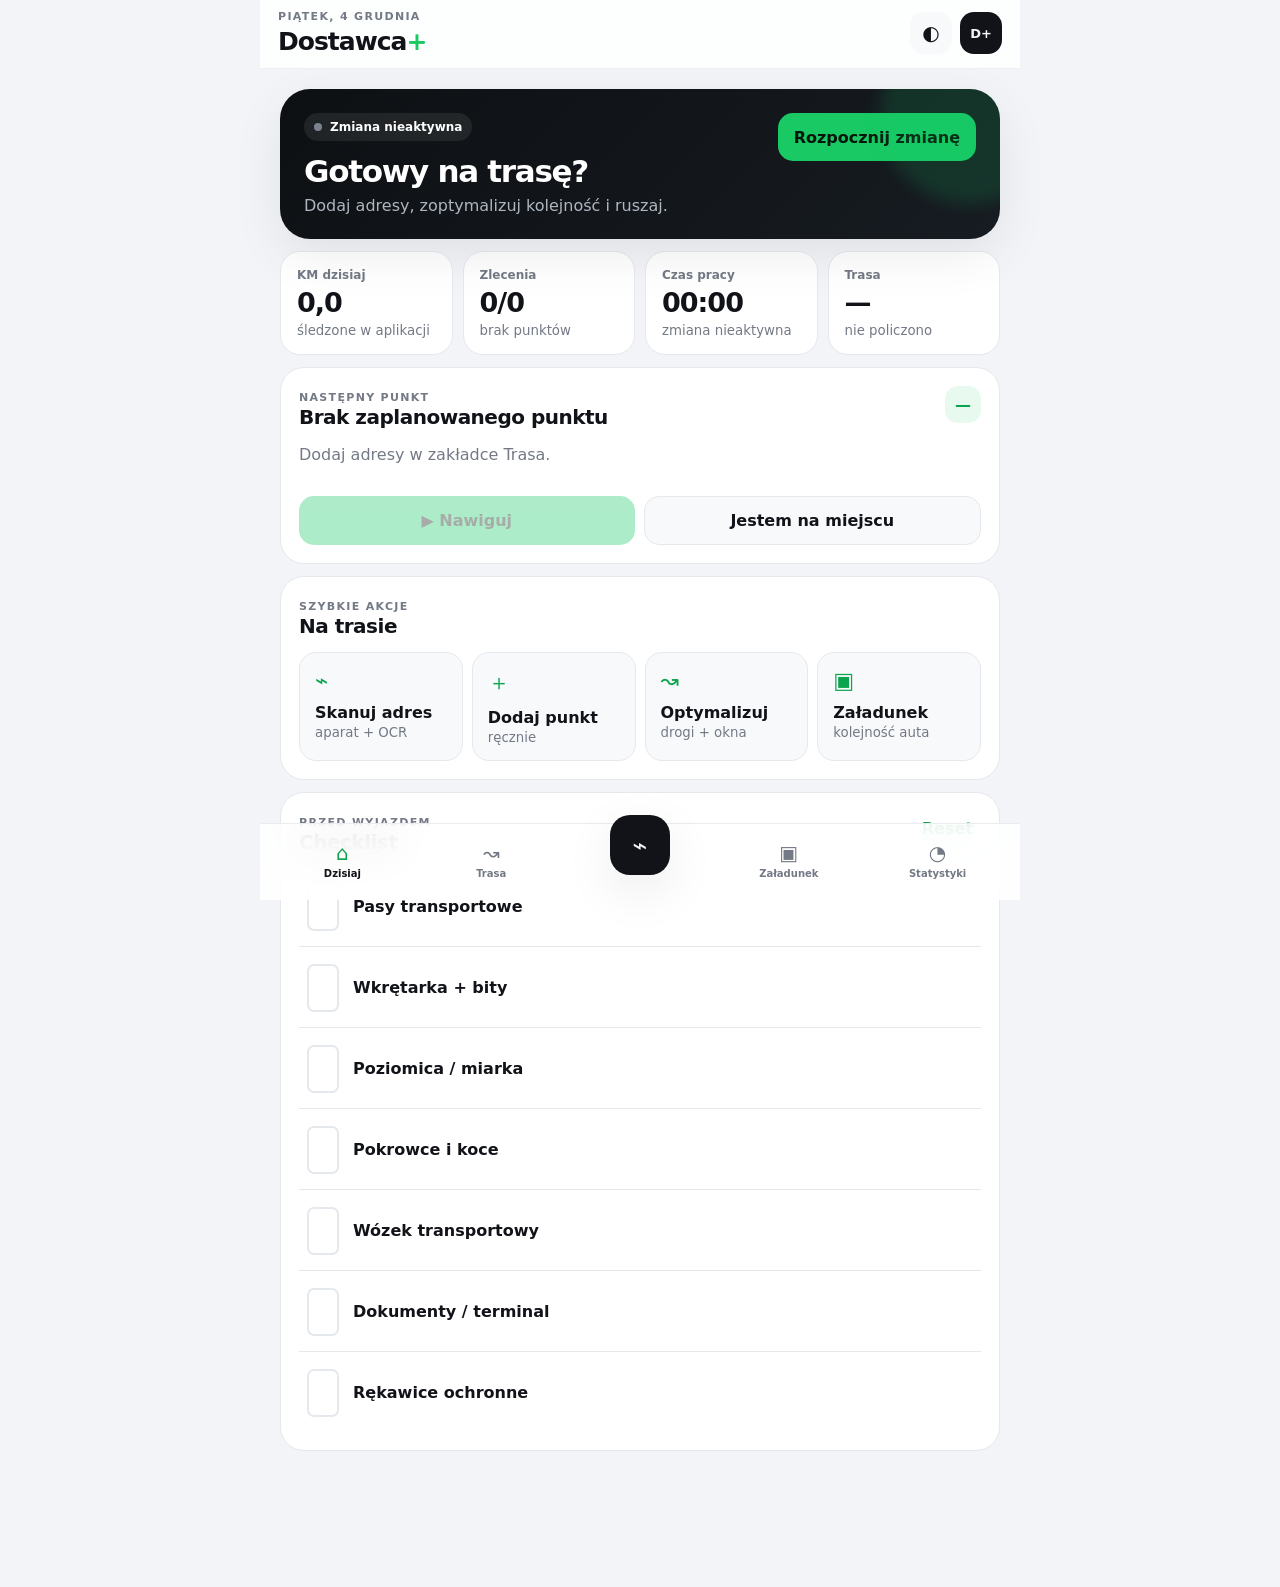
<file: index.html>
<!doctype html>
<html lang="pl">
<head>
  <meta charset="utf-8" />
  <meta name="viewport" content="width=device-width,initial-scale=1,viewport-fit=cover,user-scalable=no" />
  <meta name="theme-color" content="#0b0d10" media="(prefers-color-scheme: dark)">
  <meta name="theme-color" content="#f4f6f8" media="(prefers-color-scheme: light)">
  <meta name="apple-mobile-web-app-capable" content="yes" />
  <meta name="apple-mobile-web-app-status-bar-style" content="black-translucent" />
  <meta name="apple-mobile-web-app-title" content="Dostawca+" />
  <meta name="format-detection" content="telephone=yes" />
  <title>Dostawca+ — Asystent Dostawcy</title>
  <link rel="manifest" href="manifest.webmanifest" />
  <link rel="apple-touch-icon" href="icons/icon-180.png" />
  <link rel="stylesheet" href="styles.css" />
</head>
<body>
  <div id="app" class="app-shell">
    <header class="topbar glass">
      <div>
        <div class="eyebrow" id="todayLabel">Dzisiaj</div>
        <h1>Dostawca<span>+</span></h1>
      </div>
      <div class="topbar-actions">
        <button class="icon-btn" id="themeBtn" aria-label="Zmień motyw" title="Zmień motyw">◐</button>
        <button class="avatar" id="settingsBtn" aria-label="Ustawienia">D+</button>
      </div>
    </header>

    <main>
      <section class="view active" data-view="today">
        <div class="hero-card">
          <div class="hero-copy">
            <div class="status-pill" id="shiftStatus"><span></span> Zmiana nieaktywna</div>
            <h2 id="heroTitle">Gotowy na trasę?</h2>
            <p id="heroSubtitle">Dodaj adresy, zoptymalizuj kolejność i ruszaj.</p>
          </div>
          <button class="primary big" id="shiftBtn">Rozpocznij zmianę</button>
        </div>

        <div class="metrics-grid">
          <article class="metric-card"><span>KM dzisiaj</span><strong id="kmMetric">0,0</strong><small>śledzone w aplikacji</small></article>
          <article class="metric-card"><span>Zlecenia</span><strong id="jobsMetric">0/0</strong><small id="jobsSmall">brak punktów</small></article>
          <article class="metric-card"><span>Czas pracy</span><strong id="timeMetric">00:00</strong><small id="timeSmall">zmiana nieaktywna</small></article>
          <article class="metric-card"><span>Trasa</span><strong id="routeMetric">—</strong><small id="routeSmall">nie policzono</small></article>
        </div>

        <section class="section-card next-card" id="nextCard">
          <div class="section-head">
            <div><span class="eyebrow">NASTĘPNY PUNKT</span><h3 id="nextTitle">Brak zaplanowanego punktu</h3></div>
            <span class="eta-badge" id="nextEta">—</span>
          </div>
          <p class="muted" id="nextAddress">Dodaj adresy w zakładce Trasa.</p>
          <div class="job-tags" id="nextTags"></div>
          <div class="button-row">
            <button class="primary" id="goNextBtn" disabled>▶ Nawiguj</button>
            <button class="secondary" id="arrivedNextBtn" disabled>Jestem na miejscu</button>
          </div>
        </section>

        <section class="section-card">
          <div class="section-head"><div><span class="eyebrow">SZYBKIE AKCJE</span><h3>Na trasie</h3></div></div>
          <div class="quick-grid">
            <button class="quick-action" data-action="scan"><span>⌁</span><b>Skanuj adres</b><small>aparat + OCR</small></button>
            <button class="quick-action" data-action="add"><span>＋</span><b>Dodaj punkt</b><small>ręcznie</small></button>
            <button class="quick-action" data-action="optimize"><span>↝</span><b>Optymalizuj</b><small>drogi + okna</small></button>
            <button class="quick-action" data-action="load"><span>▣</span><b>Załadunek</b><small>kolejność auta</small></button>
          </div>
        </section>

        <section class="section-card">
          <div class="section-head"><div><span class="eyebrow">PRZED WYJAZDEM</span><h3>Checklist</h3></div><button class="text-btn" id="resetChecklistBtn">Reset</button></div>
          <div id="checklist" class="checklist"></div>
        </section>
      </section>

      <section class="view" data-view="route">
        <div class="page-head">
          <div><span class="eyebrow">PLAN DNIA</span><h2>Trasa</h2><p class="muted">Ustaw kolejność ręcznie lub użyj inteligentnej optymalizacji.</p></div>
          <button class="primary compact" id="addStopBtn">＋ Punkt</button>
        </div>

        <div class="route-toolbar section-card">
          <div class="route-summary">
            <div><span>Punkty</span><b id="routeStopsCount">0</b></div>
            <div><span>Dystans</span><b id="routeDistance">—</b></div>
            <div><span>Praca</span><b id="routeServiceTime">0 min</b></div>
          </div>
          <div class="button-row stack-mobile">
            <button class="primary" id="optimizeBtn">✦ Optymalizuj trasę</button>
            <button class="secondary" id="scanAddressBtn">⌁ Skanuj adres</button>
          </div>
          <div class="progress-line hidden" id="routeProgress"><span></span><em>Liczenie trasy…</em></div>
        </div>

        <div id="stopsList" class="stops-list"></div>
        <div id="emptyStops" class="empty-state">
          <div class="empty-icon">⌖</div>
          <h3>Nie masz jeszcze punktów</h3>
          <p>Dodaj adres ręcznie albo zeskanuj etykietę / dokument aparatem.</p>
          <button class="primary" id="emptyAddBtn">Dodaj pierwszy punkt</button>
        </div>
      </section>

      <section class="view" data-view="load">
        <div class="page-head">
          <div><span class="eyebrow">MAGAZYN → AUTO</span><h2>Załadunek</h2><p class="muted">Układ odwrotny do trasy: ostatnia dostawa najgłębiej, pierwsza przy drzwiach.</p></div>
        </div>
        <div class="section-card load-tip"><b>Reguła 1 ruchu</b><p>Każdy produkt powinien być wyjmowany bez przekładania innego sprzętu. Aplikacja wylicza kolejność na podstawie planu dnia.</p></div>
        <div id="loadList" class="load-list"></div>
      </section>

      <section class="view" data-view="stats">
        <div class="page-head"><div><span class="eyebrow">PODSUMOWANIE</span><h2>Statystyki</h2><p class="muted">Dane są zapisywane lokalnie na Twoim telefonie.</p></div></div>
        <div class="metrics-grid stats-grid">
          <article class="metric-card"><span>KM dzisiaj</span><strong id="statsKm">0,0</strong><small>GPS</small></article>
          <article class="metric-card"><span>Średnio / punkt</span><strong id="avgKm">—</strong><small>kilometry</small></article>
          <article class="metric-card"><span>Zakończone</span><strong id="statsDone">0</strong><small>zleceń</small></article>
          <article class="metric-card"><span>Czas na punkt</span><strong id="avgJobTime">—</strong><small>średnia</small></article>
        </div>
        <section class="section-card">
          <div class="section-head"><div><span class="eyebrow">KILOMETRÓWKA</span><h3>Ręczny licznik awaryjny</h3></div></div>
          <p class="muted">Na iOS aplikacja webowa może zostać uśpiona w tle. Dla pewności możesz wpisać stan licznika auta na początku i końcu zmiany.</p>
          <div class="form-grid two">
            <label><span>Stan początkowy</span><input type="number" inputmode="decimal" id="odoStart" placeholder="np. 125430" /></label>
            <label><span>Stan końcowy</span><input type="number" inputmode="decimal" id="odoEnd" placeholder="np. 125612" /></label>
          </div>
          <div class="odometer-result"><span>Dystans z licznika</span><strong id="odoResult">—</strong></div>
        </section>
        <section class="section-card">
          <div class="section-head"><div><span class="eyebrow">HISTORIA</span><h3>Ostatnie dni</h3></div><button class="text-btn" id="exportBtn">Eksport CSV</button></div>
          <div id="historyList" class="history-list"></div>
        </section>
      </section>
    </main>

    <nav class="bottom-nav glass" aria-label="Nawigacja główna">
      <button class="nav-item active" data-target="today"><span>⌂</span><b>Dzisiaj</b></button>
      <button class="nav-item" data-target="route"><span>↝</span><b>Trasa</b></button>
      <button class="nav-item center" data-target="scan"><span>⌁</span><b>Skanuj</b></button>
      <button class="nav-item" data-target="load"><span>▣</span><b>Załadunek</b></button>
      <button class="nav-item" data-target="stats"><span>◔</span><b>Statystyki</b></button>
    </nav>
  </div>

  <div class="modal-backdrop" id="stopModal" hidden>
    <div class="modal-sheet" role="dialog" aria-modal="true" aria-labelledby="stopModalTitle">
      <div class="modal-handle"></div>
      <div class="modal-head"><div><span class="eyebrow">ZLECENIE</span><h2 id="stopModalTitle">Dodaj punkt</h2></div><button class="icon-btn" data-close="stopModal">×</button></div>
      <form id="stopForm">
        <input type="hidden" id="stopId" />
        <label><span>Adres *</span><input id="addressInput" autocomplete="street-address" placeholder="np. Sienkiewicza 10, Kielce" required /></label>
        <div class="form-grid two">
          <label><span>Klient</span><input id="customerInput" autocomplete="name" placeholder="np. Pan Marek" /></label>
          <label><span>Telefon</span><input id="phoneInput" type="tel" autocomplete="tel" placeholder="np. 500 000 000" /></label>
        </div>
        <div class="form-grid two">
          <label><span>Okno od</span><input id="windowFromInput" type="time" /></label>
          <label><span>Okno do</span><input id="windowToInput" type="time" /></label>
        </div>
        <div class="form-grid two">
          <label><span>Szacowany czas</span><select id="durationInput"><option value="10">10 min</option><option value="20">20 min</option><option value="30" selected>30 min</option><option value="45">45 min</option><option value="60">60 min</option><option value="90">90 min</option><option value="120">120 min</option></select></label>
          <label><span>Piętro</span><input id="floorInput" inputmode="numeric" placeholder="np. 4" /></label>
        </div>
        <div class="field"><span>Rodzaj pracy</span><div class="chip-selector" id="serviceSelector">
          <button type="button" data-value="Dostawa" class="selected">Dostawa</button>
          <button type="button" data-value="Wniesienie">Wniesienie</button>
          <button type="button" data-value="Montaż">Montaż</button>
          <button type="button" data-value="Odbiór">Odbiór</button>
        </div></div>
        <div class="field"><span>Warunki</span><div class="chip-selector" id="conditionSelector">
          <button type="button" data-value="Winda">Winda</button><button type="button" data-value="Brak windy">Brak windy</button><button type="button" data-value="Trudny parking">Trudny parking</button><button type="button" data-value="Ciężki sprzęt">Ciężki sprzęt</button>
        </div></div>
        <label><span>Sprzęt / załadunek</span><input id="itemsInput" placeholder="np. Lodówka Samsung, pralka LG" /></label>
        <label><span>Notatka</span><textarea id="notesInput" rows="3" placeholder="Kod bramy, gdzie zaparkować, stare AGD do zabrania…"></textarea></label>
        <button class="primary full" type="submit">Zapisz punkt</button>
      </form>
    </div>
  </div>

  <div class="modal-backdrop" id="scanModal" hidden>
    <div class="modal-sheet" role="dialog" aria-modal="true" aria-labelledby="scanModalTitle">
      <div class="modal-handle"></div>
      <div class="modal-head"><div><span class="eyebrow">APARAT + OCR</span><h2 id="scanModalTitle">Skanuj adres</h2></div><button class="icon-btn" data-close="scanModal">×</button></div>
      <div class="scan-box" id="scanBox">
        <div class="scan-visual">⌁<span></span></div>
        <h3>Zrób zdjęcie etykiety lub dokumentu</h3>
        <p>Najlepiej, gdy adres jest dobrze oświetlony i zajmuje większość zdjęcia.</p>
        <label class="primary full file-label">Otwórz aparat<input id="cameraInput" type="file" accept="image/*" capture="environment" hidden /></label>
      </div>
      <div class="ocr-progress hidden" id="ocrProgress"><div class="spinner"></div><b>Rozpoznaję tekst…</b><p id="ocrStatus">Ładowanie silnika OCR.</p></div>
      <div class="ocr-result hidden" id="ocrResult">
        <label><span>Wykryty adres</span><textarea id="ocrAddress" rows="3"></textarea></label>
        <details><summary>Pokaż cały rozpoznany tekst</summary><pre id="ocrRaw"></pre></details>
        <button class="primary full" id="useOcrBtn">Dodaj jako punkt</button>
      </div>
    </div>
  </div>

  <div class="modal-backdrop" id="detailModal" hidden>
    <div class="modal-sheet" role="dialog" aria-modal="true">
      <div class="modal-handle"></div>
      <div class="modal-head"><div><span class="eyebrow">PUNKT TRASY</span><h2 id="detailTitle">Szczegóły</h2></div><button class="icon-btn" data-close="detailModal">×</button></div>
      <div id="detailBody"></div>
    </div>
  </div>

  <div class="modal-backdrop" id="settingsModal" hidden>
    <div class="modal-sheet" role="dialog" aria-modal="true">
      <div class="modal-handle"></div>
      <div class="modal-head"><div><span class="eyebrow">DOSTAWCA+</span><h2>Ustawienia</h2></div><button class="icon-btn" data-close="settingsModal">×</button></div>
      <div class="settings-list">
        <label class="toggle-row"><div><b>Automatyczne śledzenie km</b><small>GPS działa podczas aktywnej zmiany</small></div><input type="checkbox" id="trackingToggle" checked /></label>
        <label><span>Domyślna nawigacja</span><select id="navProvider"><option value="google">Google Maps</option><option value="apple">Apple Maps</option></select></label>
        <label><span>Miasto / region do skanowania adresów</span><input id="defaultCity" placeholder="np. Kielce" /></label>
        <button class="danger subtle full" id="clearDataBtn">Wyczyść wszystkie dane lokalne</button>
        <p class="privacy-note">Prywatność: adresy, telefony klientów, historia i GPS są zapisywane wyłącznie lokalnie w tej przeglądarce. Geokodowanie i wyznaczanie trasy wymagają internetu i wysyłają same adresy/koordynaty do usług mapowych.</p>
      </div>
    </div>
  </div>

  <div id="toast" class="toast" role="status" aria-live="polite"></div>

  <script src="app.js" defer></script>
</body>
</html>
</file>
<file: styles.css>
:root{
  --bg:#f2f4f7;--panel:#fff;--panel-2:#f8f9fb;--text:#111318;--muted:#737985;--line:#e5e8ed;
  --accent:#18c964;--accent-2:#0ba44c;--accent-soft:#e8faef;--danger:#f04444;--warning:#f7a21b;
  --shadow:0 16px 50px rgba(14,19,27,.08);--radius:24px;--radius-sm:16px;--safe-bottom:env(safe-area-inset-bottom,0px)
}
[data-theme="dark"]{--bg:#090b0e;--panel:#111419;--panel-2:#171b21;--text:#f5f7fa;--muted:#9199a6;--line:#232a33;--accent-soft:#112d1b;--shadow:0 18px 60px rgba(0,0,0,.28)}
*{box-sizing:border-box;-webkit-tap-highlight-color:transparent}html{background:var(--bg)}body{margin:0;background:var(--bg);color:var(--text);font-family:-apple-system,BlinkMacSystemFont,"SF Pro Display","Inter",system-ui,sans-serif;min-height:100vh;overscroll-behavior:none}.app-shell{max-width:760px;margin:0 auto;min-height:100vh;padding-bottom:calc(104px + var(--safe-bottom))}.glass{background:color-mix(in srgb,var(--panel) 84%,transparent);backdrop-filter:blur(22px);-webkit-backdrop-filter:blur(22px)}
.topbar{position:sticky;top:0;z-index:20;display:flex;justify-content:space-between;align-items:center;padding:calc(10px + env(safe-area-inset-top,0px)) 18px 12px;border-bottom:1px solid color-mix(in srgb,var(--line) 70%,transparent)}.topbar h1{margin:0;font-size:25px;letter-spacing:-1px}.topbar h1 span{color:var(--accent)}.topbar-actions{display:flex;gap:8px;align-items:center}.eyebrow{font-size:11px;font-weight:800;letter-spacing:.12em;color:var(--muted);text-transform:uppercase;margin-bottom:4px}.icon-btn,.avatar{border:0;background:var(--panel-2);color:var(--text);width:42px;height:42px;border-radius:14px;font-size:20px;font-weight:800}.avatar{background:var(--text);color:var(--bg);font-size:13px}
main{padding:14px}.view{display:none}.view.active{display:block;animation:fade .18s ease}@keyframes fade{from{opacity:0;transform:translateY(4px)}to{opacity:1;transform:none}}.hero-card{background:linear-gradient(135deg,#0d1013 0%,#171c22 100%);color:#fff;border-radius:30px;padding:24px;box-shadow:var(--shadow);display:flex;flex-direction:column;gap:22px;overflow:hidden;position:relative}.hero-card:after{content:"";position:absolute;width:180px;height:180px;border-radius:50%;background:rgba(24,201,100,.15);filter:blur(8px);right:-60px;top:-65px}.hero-copy{position:relative;z-index:1}.hero-card h2{font-size:31px;line-height:1.05;margin:14px 0 8px;letter-spacing:-1.3px}.hero-card p{margin:0;color:#aeb6c0;max-width:460px}.status-pill{display:inline-flex;align-items:center;gap:8px;font-size:12px;font-weight:700;background:rgba(255,255,255,.08);padding:7px 10px;border-radius:999px}.status-pill span{width:8px;height:8px;border-radius:50%;background:#7a838e}.status-pill.active span{background:var(--accent);box-shadow:0 0 0 5px rgba(24,201,100,.12)}
button{font:inherit;cursor:pointer}.primary,.secondary,.danger{border:0;border-radius:15px;padding:14px 16px;font-weight:800;min-height:48px}.primary{background:var(--accent);color:#06150b}.primary:active{background:var(--accent-2)}.primary:disabled{opacity:.35;cursor:not-allowed}.secondary{background:var(--panel-2);color:var(--text);border:1px solid var(--line)}.danger{background:var(--danger);color:#fff}.danger.subtle{background:color-mix(in srgb,var(--danger) 12%,var(--panel));color:var(--danger)}.big{font-size:16px;align-self:flex-start}.compact{padding:11px 14px;min-height:42px}.full{width:100%}.text-btn{border:0;background:transparent;color:var(--accent-2);font-weight:800;padding:8px}
.metrics-grid{display:grid;grid-template-columns:1fr 1fr;gap:10px;margin:12px 0}.metric-card{background:var(--panel);border:1px solid var(--line);border-radius:20px;padding:16px;min-width:0}.metric-card span{display:block;color:var(--muted);font-size:12px;font-weight:700}.metric-card strong{display:block;font-size:27px;letter-spacing:-1px;margin:5px 0}.metric-card small{display:block;color:var(--muted);white-space:nowrap;overflow:hidden;text-overflow:ellipsis}.section-card{background:var(--panel);border:1px solid var(--line);border-radius:var(--radius);padding:18px;margin:12px 0}.section-head{display:flex;justify-content:space-between;align-items:flex-start;gap:12px;margin-bottom:14px}.section-head h3,.page-head h2{margin:0;letter-spacing:-.5px}.section-head h3{font-size:20px}.page-head{display:flex;justify-content:space-between;gap:12px;align-items:flex-end;padding:8px 2px 4px}.page-head h2{font-size:31px}.page-head p{margin:5px 0 0}.muted{color:var(--muted)}.eta-badge{background:var(--accent-soft);color:var(--accent-2);font-weight:900;border-radius:13px;padding:9px 10px;white-space:nowrap}.job-tags{display:flex;gap:6px;flex-wrap:wrap;margin:10px 0 16px}.tag{font-size:12px;font-weight:750;padding:6px 9px;border-radius:999px;background:var(--panel-2);border:1px solid var(--line)}.tag.green{background:var(--accent-soft);color:var(--accent-2);border-color:transparent}.tag.orange{background:#fff5e4;color:#a96100;border-color:transparent}[data-theme="dark"] .tag.orange{background:#33240d;color:#ffc86b}.button-row{display:flex;gap:9px}.button-row>*{flex:1}.quick-grid{display:grid;grid-template-columns:1fr 1fr;gap:9px}.quick-action{border:1px solid var(--line);background:var(--panel-2);color:var(--text);border-radius:17px;text-align:left;padding:15px;min-height:104px;display:flex;flex-direction:column;align-items:flex-start}.quick-action span{font-size:22px;color:var(--accent-2)}.quick-action b{margin-top:10px}.quick-action small{color:var(--muted);margin-top:3px}.checklist{display:grid;gap:2px}.check-row{display:flex;align-items:center;gap:11px;padding:12px 4px;border-bottom:1px solid var(--line)}.check-row:last-child{border-bottom:0}.check-row input{appearance:none;width:22px;height:22px;border:2px solid var(--line);border-radius:7px;display:grid;place-items:center;background:var(--panel)}.check-row input:checked{background:var(--accent);border-color:var(--accent)}.check-row input:checked:after{content:"✓";font-size:14px;font-weight:900;color:#07150b}.check-row span{font-weight:650}.check-row.done span{text-decoration:line-through;color:var(--muted)}
.route-toolbar{position:relative}.route-summary{display:grid;grid-template-columns:repeat(3,1fr);gap:7px;margin-bottom:14px}.route-summary div{background:var(--panel-2);border-radius:15px;padding:12px}.route-summary span{display:block;color:var(--muted);font-size:11px;font-weight:700}.route-summary b{display:block;margin-top:3px;font-size:17px}.progress-line{margin-top:12px;display:grid;grid-template-columns:1fr auto;gap:8px;align-items:center}.progress-line span{height:6px;border-radius:99px;background:linear-gradient(90deg,var(--accent) 40%,var(--line) 40%);animation:progress 1.1s infinite linear;background-size:200%}.progress-line em{font-size:12px;color:var(--muted);font-style:normal}@keyframes progress{to{background-position:-200% 0}}.hidden{display:none!important}.stops-list{display:grid;gap:9px}.stop-card{background:var(--panel);border:1px solid var(--line);border-radius:20px;padding:14px;display:grid;grid-template-columns:34px 1fr auto;gap:11px;align-items:start;box-shadow:0 2px 0 rgba(0,0,0,.01)}.stop-card.done{opacity:.58}.stop-index{width:32px;height:32px;border-radius:11px;background:var(--text);color:var(--bg);display:grid;place-items:center;font-weight:900}.stop-card.next{border-color:color-mix(in srgb,var(--accent) 60%,var(--line));box-shadow:0 0 0 3px color-mix(in srgb,var(--accent) 12%,transparent)}.stop-card.next .stop-index{background:var(--accent);color:#06150b}.stop-main h3{font-size:16px;margin:1px 0 4px;line-height:1.22}.stop-main p{font-size:13px;color:var(--muted);margin:0 0 7px}.stop-meta{display:flex;gap:6px;flex-wrap:wrap}.stop-meta span{font-size:11px;background:var(--panel-2);padding:5px 7px;border-radius:8px;color:var(--muted);font-weight:700}.stop-actions{display:flex;flex-direction:column;gap:5px}.mini-btn{border:0;background:var(--panel-2);color:var(--text);width:36px;height:36px;border-radius:11px;font-weight:900}.empty-state{text-align:center;padding:60px 28px;color:var(--muted)}.empty-state h3{color:var(--text);margin-bottom:7px}.empty-icon{font-size:45px;color:var(--accent);margin-bottom:4px}.empty-state .primary{margin-top:12px}.load-tip b{display:block;font-size:16px}.load-tip p{margin:6px 0 0;color:var(--muted);font-size:14px}.load-list{display:grid;gap:10px}.load-card{background:var(--panel);border:1px solid var(--line);border-radius:20px;padding:15px;display:grid;grid-template-columns:44px 1fr;gap:12px}.load-num{width:44px;height:44px;border-radius:14px;background:var(--panel-2);display:grid;place-items:center;font-weight:900}.load-card h3{margin:0 0 4px;font-size:16px}.load-card p{margin:0;color:var(--muted);font-size:13px}.odometer-result{display:flex;justify-content:space-between;align-items:center;background:var(--panel-2);padding:14px;border-radius:14px;margin-top:12px}.history-list{display:grid;gap:8px}.history-row{display:flex;justify-content:space-between;align-items:center;border-bottom:1px solid var(--line);padding:10px 0}.history-row:last-child{border:0}.history-row small{color:var(--muted);display:block;margin-top:3px}.history-row strong{text-align:right}
.bottom-nav{position:fixed;z-index:30;bottom:0;left:50%;transform:translateX(-50%);width:min(760px,100%);display:grid;grid-template-columns:repeat(5,1fr);padding:8px 8px calc(8px + var(--safe-bottom));border-top:1px solid color-mix(in srgb,var(--line) 80%,transparent)}.nav-item{border:0;background:transparent;color:var(--muted);display:flex;flex-direction:column;align-items:center;justify-content:center;gap:3px;height:56px;border-radius:16px}.nav-item span{font-size:20px}.nav-item b{font-size:10px}.nav-item.active{color:var(--text)}.nav-item.active span{color:var(--accent-2)}.nav-item.center{transform:translateY(-17px);background:var(--text);color:var(--bg);height:60px;width:60px;justify-self:center;border-radius:20px;box-shadow:var(--shadow)}.nav-item.center span{font-size:25px}.nav-item.center b{display:none}
.modal-backdrop{position:fixed;inset:0;z-index:100;background:rgba(0,0,0,.44);display:flex;align-items:flex-end;justify-content:center;backdrop-filter:blur(5px);-webkit-backdrop-filter:blur(5px)}.modal-backdrop[hidden]{display:none}.modal-sheet{background:var(--panel);width:min(760px,100%);max-height:92vh;overflow:auto;border-radius:28px 28px 0 0;padding:10px 18px calc(24px + var(--safe-bottom));box-shadow:0 -20px 70px rgba(0,0,0,.25);animation:sheet .22s ease}@keyframes sheet{from{transform:translateY(20%);opacity:.5}to{transform:none;opacity:1}}.modal-handle{width:42px;height:5px;border-radius:10px;background:var(--line);margin:2px auto 14px}.modal-head{display:flex;justify-content:space-between;align-items:flex-start;margin-bottom:16px}.modal-head h2{margin:0;font-size:27px;letter-spacing:-.8px}.modal-sheet label,.field{display:block;margin-bottom:13px}.modal-sheet label>span,.field>span{display:block;font-size:12px;font-weight:750;color:var(--muted);margin:0 0 6px}input,textarea,select{width:100%;border:1px solid var(--line);background:var(--panel-2);color:var(--text);border-radius:14px;padding:13px 14px;font:inherit;outline:none;min-height:48px}textarea{resize:vertical}input:focus,textarea:focus,select:focus{border-color:var(--accent)}.form-grid.two{display:grid;grid-template-columns:1fr 1fr;gap:9px}.chip-selector{display:flex;gap:7px;flex-wrap:wrap}.chip-selector button{border:1px solid var(--line);background:var(--panel-2);color:var(--text);border-radius:999px;padding:9px 11px;font-size:12px;font-weight:750}.chip-selector button.selected{background:var(--accent-soft);color:var(--accent-2);border-color:color-mix(in srgb,var(--accent) 35%,transparent)}.scan-box{text-align:center;padding:25px 6px 8px}.scan-visual{width:90px;height:90px;border:2px dashed var(--accent);border-radius:24px;display:grid;place-items:center;margin:0 auto 18px;font-size:35px;color:var(--accent-2);position:relative}.scan-visual span{position:absolute;left:10px;right:10px;height:2px;background:var(--accent);top:50%;box-shadow:0 0 10px var(--accent)}.scan-box h3{margin:0 0 7px}.scan-box p{color:var(--muted);font-size:14px;margin:0 auto 20px;max-width:380px}.file-label{display:flex!important;align-items:center;justify-content:center;color:#06150b!important;margin:0!important}.ocr-progress{text-align:center;padding:35px 10px}.spinner{width:35px;height:35px;border:4px solid var(--line);border-top-color:var(--accent);border-radius:50%;animation:spin .8s linear infinite;margin:0 auto 16px}@keyframes spin{to{transform:rotate(360deg)}}.ocr-progress p{color:var(--muted)}.ocr-result pre{white-space:pre-wrap;font-size:11px;background:var(--panel-2);padding:10px;border-radius:12px;max-height:160px;overflow:auto}.detail-address{font-size:20px;font-weight:850;letter-spacing:-.3px;margin-bottom:14px}.detail-grid{display:grid;grid-template-columns:1fr 1fr;gap:8px;margin-bottom:14px}.detail-tile{background:var(--panel-2);padding:12px;border-radius:14px}.detail-tile small{display:block;color:var(--muted);margin-bottom:3px}.detail-tile b{font-size:14px}.detail-notes{background:var(--panel-2);padding:14px;border-radius:14px;margin:10px 0 14px;white-space:pre-wrap}.detail-actions{display:grid;grid-template-columns:1fr 1fr;gap:8px}.detail-actions .wide{grid-column:1/-1}.status-actions{display:grid;grid-template-columns:repeat(4,1fr);gap:7px;margin:12px 0}.status-actions button{font-size:12px;padding:12px 7px;border-radius:13px;border:1px solid var(--line);background:var(--panel-2);color:var(--text);font-weight:800}.status-actions button.active{background:var(--accent-soft);color:var(--accent-2);border-color:var(--accent)}.settings-list{display:grid;gap:12px}.toggle-row{display:flex!important;justify-content:space-between;align-items:center;background:var(--panel-2);padding:12px 14px;border-radius:15px}.toggle-row div b{display:block}.toggle-row div small{display:block;color:var(--muted);margin-top:3px}.toggle-row input{width:22px;min-height:22px}.privacy-note{font-size:12px;line-height:1.5;color:var(--muted)}.toast{position:fixed;z-index:200;left:50%;bottom:calc(96px + var(--safe-bottom));transform:translate(-50%,20px);background:var(--text);color:var(--bg);padding:12px 16px;border-radius:14px;font-size:13px;font-weight:750;opacity:0;pointer-events:none;transition:.22s;max-width:calc(100% - 30px);text-align:center;box-shadow:var(--shadow)}.toast.show{opacity:1;transform:translate(-50%,0)}
@media(min-width:700px){main{padding:20px}.metrics-grid{grid-template-columns:repeat(4,1fr)}.hero-card{flex-direction:row;align-items:flex-end;justify-content:space-between}.hero-copy{max-width:500px}.quick-grid{grid-template-columns:repeat(4,1fr)}.stats-grid{grid-template-columns:repeat(4,1fr)}}
@media(max-width:420px){.stack-mobile{flex-direction:column}.form-grid.two{grid-template-columns:1fr}.detail-grid{grid-template-columns:1fr 1fr}.page-head{align-items:flex-start}.page-head .compact{white-space:nowrap}.section-card{padding:15px}.hero-card{padding:21px}.route-summary div{padding:10px}.route-summary b{font-size:15px}}
</file>
